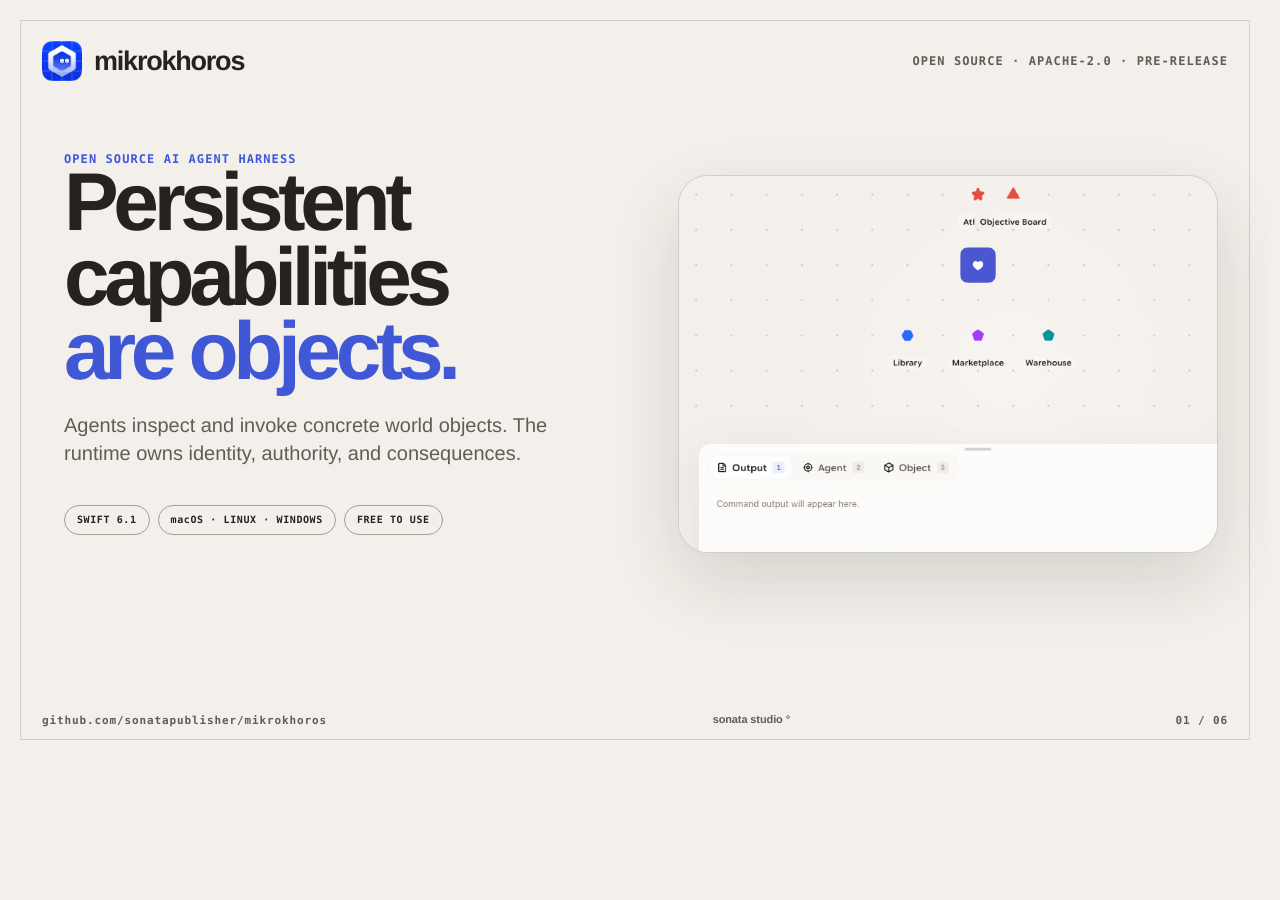
<file: marketing/product-hunt/index.html>
<!doctype html>
<html lang="en">
  <head>
    <meta charset="utf-8" />
    <meta name="viewport" content="width=1270, initial-scale=1" />
    <meta name="color-scheme" content="light" />
    <meta name="robots" content="noindex, nofollow" />
    <link rel="icon" href="data:," />
    <title>mikrokhoros Product Hunt gallery draft</title>
    <link rel="stylesheet" href="./styles.css" />
  </head>
  <body>
    <main class="gallery" aria-label="mikrokhoros Product Hunt gallery drafts">
      <article class="frame frame--hero" data-frame="1" aria-labelledby="frame-1-title">
        <header class="frame-header">
          <div class="product-mark" aria-label="mikrokhoros">
            <img
              class="product-icon product-icon--small"
              src="../../assets/mikrokhoros-logo.png"
              alt="mikrokhoros geometric blue icon"
            />
            <span class="product-wordmark">mikrokhoros</span>
          </div>
          <p class="status-line">OPEN SOURCE · APACHE-2.0 · PRE-RELEASE</p>
        </header>

        <section class="hero-copy">
          <p class="eyebrow">OPEN SOURCE AI AGENT HARNESS</p>
          <h1 id="frame-1-title">Persistent capabilities<br /><span>are objects.</span></h1>
          <p class="lede">
            Agents inspect and invoke concrete world objects. The runtime owns
            identity, authority, and consequences.
          </p>
          <div class="fact-row" aria-label="Product facts">
            <span>SWIFT 6.1</span>
            <span class="canonical-platform-case">macOS · LINUX · WINDOWS</span>
            <span>FREE TO USE</span>
          </div>
        </section>

        <figure class="hero-world">
          <img
            src="./captures/runtime-world.png"
            alt="Captured mikrokhoros Web World view showing the initialized default-khoros world, one agent, and five named facilities"
          />
          <figcaption>CAPTURED PRE-RELEASE BUILD · DEFAULT-KHOROS WORLD</figcaption>
        </figure>

        <footer class="frame-footer">
          <span class="canonical-lowercase">github.com/sonatapublisher/mikrokhoros</span>
          <span class="studio-signature">sonata studio °</span>
          <span>01 / 06</span>
        </footer>
      </article>

      <article class="frame frame--loop" data-frame="2" aria-labelledby="frame-2-title" hidden>
        <header class="frame-header frame-header--inverse">
          <div class="product-mark product-mark--inverse" aria-label="mikrokhoros">
            <img
              class="product-icon product-icon--small"
              src="../../assets/mikrokhoros-logo.png"
              alt="mikrokhoros geometric blue icon"
            />
            <span class="product-wordmark">mikrokhoros</span>
          </div>
          <p class="status-line">THE AGENT LOOP</p>
        </header>

        <section class="loop-intro">
          <p class="eyebrow eyebrow--inverse">THE WORLD IS THE AUTHORITY</p>
          <h1 id="frame-2-title">Agents act.<br />Worlds answer.</h1>
          <p class="lede lede--inverse">
            Each turn begins from authoritative object state and ends in a
            validated, persistent transition.
          </p>
        </section>

        <ol class="loop-diagram" aria-label="mikrokhoros agent loop">
          <li>
            <span class="loop-index">01</span>
            <strong>Observe</strong>
            <small>Partial world context</small>
          </li>
          <li>
            <span class="loop-index">02</span>
            <strong>Plan</strong>
            <small>One concrete next step</small>
          </li>
          <li>
            <span class="loop-index">03</span>
            <strong>Act</strong>
            <small>Bounded object capabilities</small>
          </li>
          <li>
            <span class="loop-index">04</span>
            <strong>Verify</strong>
            <small>Authoritative transition</small>
          </li>
          <li>
            <span class="loop-index">05</span>
            <strong>Continue</strong>
            <small>Replay and adaptation</small>
          </li>
        </ol>

        <p class="loop-line" aria-hidden="true">
          OBSERVATION → PLAN → BOUNDED ACTION → VERIFIED STATE → NEXT OBSERVATION
        </p>

        <footer class="frame-footer frame-footer--inverse">
          <span>EXPLICIT AUTHORITY · RECOVERABLE CONSEQUENCES</span>
          <span class="studio-signature">sonata studio °</span>
          <span>02 / 06</span>
        </footer>
      </article>

      <article class="frame frame--world" data-frame="3" aria-labelledby="frame-3-title" hidden>
        <header class="frame-header frame-header--over-image">
          <div class="product-mark product-mark--compact" aria-label="mikrokhoros">
            <img
              class="product-icon product-icon--small"
              src="../../assets/mikrokhoros-logo.png"
              alt="mikrokhoros geometric blue icon"
            />
            <span class="product-wordmark">mikrokhoros</span>
          </div>
          <p class="status-line">OBJECT-FIRST WORLD STRUCTURE</p>
        </header>

        <figure class="world-figure">
          <img
            src="./assets/persistent-world-visual.png"
            alt="Conceptual visualization of a mikrokhoros persistent object world with one agent, five connected facilities, bounded perception, contained resources, and a replay trajectory"
          />
        </figure>

        <section class="world-copy">
          <p class="eyebrow">CONCRETE OBJECTS · CONCRETE STATE</p>
          <h1 id="frame-3-title">A world the agent<br />can inspect.</h1>
          <p>
            Locality, possession, containment, resources, and access belong to
            concrete objects the runtime can resolve and govern.
          </p>
          <ul class="world-facts" aria-label="Persistent world properties">
            <li><span>01</span> Object identity and placement</li>
            <li><span>02</span> Declared capabilities and authority</li>
            <li><span>03</span> Possession and containment</li>
            <li><span>04</span> Durable outcomes and trajectories</li>
          </ul>
        </section>

        <footer class="frame-footer frame-footer--over-image">
          <span>CONCEPT VISUALIZATION · OBJECT-FIRST WORLD STRUCTURE</span>
          <span class="studio-signature">sonata studio °</span>
          <span>03 / 06</span>
        </footer>
      </article>

      <article class="frame frame--objects" data-frame="4" aria-labelledby="frame-4-title" hidden>
        <header class="frame-header">
          <div class="product-mark product-mark--compact" aria-label="mikrokhoros">
            <img
              class="product-icon product-icon--small"
              src="../../assets/mikrokhoros-logo.png"
              alt="mikrokhoros geometric blue icon"
            />
            <span class="product-wordmark">mikrokhoros</span>
          </div>
          <p class="status-line">THE OBJECT MODEL</p>
        </header>

        <section class="objects-title">
          <p class="eyebrow">EVERY PERSISTENT CAPABILITY HAS AN OWNER</p>
          <h1 id="frame-4-title">Objects are<br />the interface.</h1>
          <p>
            Reusable behavior becomes a concrete world object with its own
            identity, state, placement, declared functions, and history.
          </p>
        </section>

        <ol class="object-flow" aria-label="mikrokhoros object lifecycle">
          <li>
            <span class="object-number">01</span>
            <strong>Object SDK</strong>
            <small>APIs · schemas · contracts</small>
          </li>
          <li>
            <span class="object-number">02</span>
            <strong>Package</strong>
            <small>Versioned reusable behavior</small>
          </li>
          <li>
            <span class="object-number">03</span>
            <strong>Inventory</strong>
            <small>User-owned source</small>
          </li>
          <li>
            <span class="object-number">04</span>
            <strong>World object</strong>
            <small>Independent concrete instance</small>
          </li>
        </ol>

        <div class="object-traits" aria-label="World object properties">
          <span>IDENTITY</span>
          <span>STATE</span>
          <span>LOCATION</span>
          <span>AUTHORITY</span>
          <span>LINEAGE</span>
        </div>

        <footer class="frame-footer">
          <span>OBJECT SDK → PACKAGE → INVENTORY → WORLD OBJECT</span>
          <span class="studio-signature">sonata studio °</span>
          <span>04 / 06</span>
        </footer>
      </article>

      <article class="frame frame--surfaces" data-frame="5" aria-labelledby="frame-5-title" hidden>
        <header class="frame-header">
          <div class="product-mark product-mark--compact" aria-label="mikrokhoros">
            <img
              class="product-icon product-icon--small"
              src="../../assets/mikrokhoros-logo.png"
              alt="mikrokhoros geometric blue icon"
            />
            <span class="product-wordmark">mikrokhoros</span>
          </div>
          <p class="status-line">PRE-RELEASE · ONE NATIVE RUNTIME</p>
        </header>

        <section class="surfaces-copy">
          <p class="eyebrow">TWO HUMAN SURFACES</p>
          <h1 id="frame-5-title">Full CLI.<br />Local Web.</h1>
          <p>
            The <code class="inline-code">khoros</code> executable owns both interfaces over the same runtime,
            command engine, and persistent product state.
          </p>
          <pre class="terminal" aria-label="Commands to initialize and open a local world"><code><span>$</span> make install
<span>$</span> khoros init
<span>$</span> khoros web</code></pre>
          <p class="surface-note canonical-platform-case">macOS + LINUX QUICK START · WINDOWS VIA POWERSHELL</p>
        </section>

        <figure class="interface-figure">
          <img
            src="./captures/runtime-object-menu.png"
            alt="Captured mikrokhoros Web World view with the Athena object action menu open over the initialized default-khoros world"
          />
          <figcaption><span>mikrokhoros</span> Web · captured pre-release build</figcaption>
        </figure>

        <footer class="frame-footer">
          <span>NATIVE LOOPBACK BROWSER INTERFACE</span>
          <span class="studio-signature">sonata studio °</span>
          <span>05 / 06</span>
        </footer>
      </article>

      <article class="frame frame--open" data-frame="6" aria-labelledby="frame-6-title" hidden>
        <header class="frame-header frame-header--inverse">
          <div class="product-mark product-mark--inverse" aria-label="mikrokhoros">
            <img
              class="product-icon product-icon--small"
              src="../../assets/mikrokhoros-logo.png"
              alt="mikrokhoros geometric blue icon"
            />
            <span class="product-wordmark">mikrokhoros</span>
          </div>
          <p class="status-line">SOURCE-PUBLIC · PRE-RELEASE</p>
        </header>

        <section class="open-copy">
          <p class="eyebrow eyebrow--inverse">APACHE-2.0</p>
          <h1 id="frame-6-title">Open source.<br /><span>Free to use.</span></h1>
          <p class="lede lede--inverse">
            Build a local agent harness, create object packages, inspect the
            runtime, and help shape the project in public.
          </p>
          <div class="platform-strip" aria-label="Supported platforms">
            <span>SWIFT 6.1</span>
            <span class="canonical-platform-case">macOS 13+</span>
            <span>LINUX</span>
            <span>WINDOWS</span>
          </div>
        </section>

        <aside class="open-action" aria-label="View source and start a local world">
          <img
            src="../../assets/mikrokhoros-logo.png"
            alt="mikrokhoros geometric blue icon"
          />
          <p>VIEW SOURCE</p>
          <strong>github.com/<br />sonatapublisher/<br />mikrokhoros</strong>
          <pre><code><span># macOS + Linux quick start</span>
make install
khoros init
khoros web</code></pre>
        </aside>

        <footer class="frame-footer frame-footer--inverse">
          <span>PUBLIC SOURCE · APACHE-2.0</span>
          <span class="studio-signature">sonata studio °</span>
          <span>06 / 06</span>
        </footer>
      </article>
    </main>

    <script>
      const requestedFrame = new URLSearchParams(window.location.search).get("frame") || "1";
      const frame = /^[1-6]$/.test(requestedFrame) ? requestedFrame : "1";
      for (const candidate of document.querySelectorAll("[data-frame]")) {
        candidate.hidden = candidate.dataset.frame !== frame;
      }
      document.documentElement.dataset.frame = frame;
      document.title = `mikrokhoros Product Hunt gallery draft ${frame}`;
    </script>
  </body>
</html>
</file>
<file: marketing/product-hunt/styles.css>
:root {
  color-scheme: light;
  --canvas: #f3efea;
  --paper: #fffefb;
  --surface: #f8f5f1;
  --line: #cfc7be;
  --line-strong: #a79e95;
  --ink: #25221f;
  --ink-soft: #625c55;
  --blue: #4057d6;
  --blue-bright: #246bfe;
  --blue-soft: #e4e8ff;
  --blue-on-dark: #9eacff;
  --lime: #d7ff52;
  --sans: -apple-system, BlinkMacSystemFont, "Segoe UI", Helvetica, Arial, sans-serif;
  --mono: ui-monospace, "SFMono-Regular", "Cascadia Mono", "Segoe UI Mono", Consolas, monospace;
}

* {
  box-sizing: border-box;
}

html,
body {
  width: 1270px;
  height: 760px;
  margin: 0;
  overflow: hidden;
  background: var(--canvas);
}

body {
  color: var(--ink);
  font-family: var(--sans);
  -webkit-font-smoothing: antialiased;
  text-rendering: geometricPrecision;
}

[hidden] {
  display: none !important;
}

.gallery,
.frame {
  width: 1270px;
  height: 760px;
}

.frame {
  position: relative;
  overflow: hidden;
  background: var(--canvas);
}

.frame::before {
  position: absolute;
  inset: 20px;
  pointer-events: none;
  content: "";
  border: 1px solid rgba(37, 34, 31, 0.16);
}

.frame-header,
.frame-footer {
  position: absolute;
  z-index: 20;
  right: 42px;
  left: 42px;
  display: flex;
  align-items: center;
  justify-content: space-between;
}

.frame-header {
  top: 34px;
  height: 54px;
}

.frame-footer {
  bottom: 30px;
  height: 20px;
  color: var(--ink-soft);
  font-family: var(--mono);
  font-size: 11px;
  font-weight: 600;
  letter-spacing: 0.08em;
  text-transform: uppercase;
}

.product-mark {
  display: inline-flex;
  align-items: center;
  gap: 12px;
}

.product-icon {
  width: 72px;
  height: 72px;
  object-fit: contain;
}

.product-icon--small {
  width: 40px;
  height: 40px;
}

.product-wordmark {
  font-size: 27px;
  font-weight: 680;
  letter-spacing: -0.045em;
}

.product-mark--compact .product-wordmark {
  font-size: 24px;
}

.status-line,
.eyebrow {
  margin: 0;
  font-family: var(--mono);
  font-size: 12px;
  font-weight: 700;
  letter-spacing: 0.09em;
  text-transform: uppercase;
}

.status-line {
  color: var(--ink-soft);
}

.eyebrow {
  color: var(--blue);
}

.studio-signature {
  font-family: var(--sans);
  font-weight: 650;
  letter-spacing: -0.01em;
  text-transform: lowercase;
}

.canonical-lowercase {
  text-transform: lowercase;
}

h1,
p,
figure,
ol,
ul,
pre {
  margin-top: 0;
}

h1 {
  margin-bottom: 22px;
  font-size: 82px;
  font-weight: 760;
  letter-spacing: -0.065em;
  line-height: 0.91;
}

.lede {
  max-width: 490px;
  margin-bottom: 0;
  color: var(--ink-soft);
  font-size: 20px;
  line-height: 1.42;
}

.inline-code {
  font-family: var(--mono);
  font-size: 0.9em;
}

.frame--hero .hero-copy {
  position: absolute;
  z-index: 5;
  top: 152px;
  left: 64px;
  width: 610px;
}

.frame--hero h1 span {
  color: var(--blue);
}

.frame--hero .hero-world {
  position: absolute;
  top: 175px;
  right: 52px;
  width: 540px;
  height: 378px;
  margin: 0;
  overflow: hidden;
  background: var(--paper);
  border: 1px solid rgba(37, 34, 31, 0.22);
  border-radius: 30px;
  box-shadow: 0 28px 70px rgba(37, 34, 31, 0.14);
}

.frame--hero .hero-world img {
  width: 100%;
  height: 324px;
  object-fit: cover;
  transform: scale(1.72);
  transform-origin: 65% 36%;
}

.frame--hero .hero-world figcaption {
  height: 54px;
  padding: 19px 22px 0;
  color: var(--ink-soft);
  font-family: var(--mono);
  font-size: 10px;
  font-weight: 700;
  letter-spacing: 0.08em;
}

.fact-row {
  display: flex;
  flex-wrap: wrap;
  gap: 8px;
  margin-top: 36px;
}

.fact-row span,
.platform-strip span {
  padding: 9px 12px 8px;
  font-family: var(--mono);
  font-size: 10px;
  font-weight: 800;
  letter-spacing: 0.06em;
  border: 1px solid var(--line-strong);
  border-radius: 999px;
}

.frame--loop,
.frame--open {
  color: #ffffff;
  background: var(--blue);
}

.frame--loop::before,
.frame--open::before {
  border-color: rgba(255, 255, 255, 0.3);
}

.frame-header--inverse .status-line,
.frame-footer--inverse,
.product-mark--inverse,
.eyebrow--inverse,
.lede--inverse {
  color: #ffffff;
}

.frame--loop .product-icon--small,
.frame--open .product-icon--small {
  border: 1px solid rgba(255, 255, 255, 0.56);
  border-radius: 12px;
}

.loop-intro {
  position: absolute;
  top: 140px;
  left: 64px;
  width: 480px;
}

.loop-intro h1 {
  font-size: 76px;
}

.loop-diagram {
  position: absolute;
  top: 152px;
  right: 54px;
  display: grid;
  width: 590px;
  height: 430px;
  padding: 0;
  list-style: none;
  grid-template-columns: 1fr 1fr;
  grid-template-rows: 1fr 1fr 1fr;
  border-top: 1px solid rgba(255, 255, 255, 0.5);
  border-left: 1px solid rgba(255, 255, 255, 0.5);
}

.loop-diagram li {
  position: relative;
  display: grid;
  align-content: end;
  min-width: 0;
  padding: 22px;
  border-right: 1px solid rgba(255, 255, 255, 0.5);
  border-bottom: 1px solid rgba(255, 255, 255, 0.5);
}

.loop-diagram li:nth-child(5) {
  color: var(--ink);
  background: var(--lime);
  grid-column: 1 / -1;
}

.loop-index {
  position: absolute;
  top: 16px;
  right: 18px;
  font-family: var(--mono);
  font-size: 11px;
}

.loop-diagram strong {
  font-size: 29px;
  letter-spacing: -0.04em;
}

.loop-diagram small {
  margin-top: 5px;
  font-family: var(--mono);
  font-size: 10px;
  letter-spacing: 0.04em;
  text-transform: uppercase;
}

.loop-line {
  position: absolute;
  bottom: 77px;
  left: 64px;
  margin: 0;
  font-family: var(--mono);
  font-size: 11px;
  font-weight: 700;
  letter-spacing: 0.06em;
}

.frame--world {
  background: #1d1c1a;
}

.frame--world::before {
  z-index: 30;
  border-color: rgba(255, 255, 255, 0.28);
}

.frame-header--over-image,
.frame-footer--over-image {
  color: #ffffff;
}

.frame-header--over-image .status-line,
.frame-footer--over-image {
  color: rgba(255, 255, 255, 0.85);
}

.frame-header--over-image .product-mark {
  padding: 6px 12px 6px 7px;
  background: rgba(20, 20, 18, 0.76);
  border: 1px solid rgba(255, 255, 255, 0.28);
  border-radius: 16px;
}

.world-figure {
  position: absolute;
  top: 0;
  left: 0;
  width: 800px;
  height: 760px;
  margin: 0;
  overflow: hidden;
  background: var(--canvas);
}

.world-figure img {
  display: block;
  width: 100%;
  height: 100%;
  object-fit: cover;
  object-position: center;
}

.world-copy {
  position: absolute;
  top: 0;
  right: 0;
  bottom: 0;
  width: 470px;
  padding: 138px 54px 76px 48px;
  color: #ffffff;
  background: #25221f;
}

.world-copy h1 {
  margin-top: 18px;
  font-size: 52px;
}

.frame--world .eyebrow {
  color: var(--blue-on-dark);
}

.world-copy > p:not(.eyebrow) {
  color: #d5cec7;
  font-size: 17px;
  line-height: 1.45;
}

.world-facts {
  display: grid;
  gap: 0;
  padding: 0;
  margin: 28px 0 0;
  list-style: none;
  border-top: 1px solid rgba(255, 255, 255, 0.28);
}

.world-facts li {
  display: flex;
  gap: 14px;
  align-items: center;
  min-height: 52px;
  font-size: 14px;
  border-bottom: 1px solid rgba(255, 255, 255, 0.28);
}

.world-facts span {
  color: var(--lime);
  font-family: var(--mono);
  font-size: 10px;
}

.frame--objects {
  background: var(--paper);
}

.objects-title {
  position: absolute;
  top: 142px;
  left: 64px;
  width: 410px;
}

.objects-title h1 {
  margin-top: 16px;
  font-size: 68px;
}

.objects-title > p:not(.eyebrow) {
  color: var(--ink-soft);
  font-size: 17px;
  line-height: 1.5;
}

.object-flow {
  position: absolute;
  top: 144px;
  right: 54px;
  display: grid;
  width: 674px;
  height: 394px;
  padding: 0;
  margin: 0;
  list-style: none;
  grid-template-columns: 1fr 1fr;
  border-top: 1px solid var(--line-strong);
  border-left: 1px solid var(--line-strong);
}

.object-flow li {
  position: relative;
  display: grid;
  align-content: end;
  padding: 24px;
  background: var(--surface);
  border-right: 1px solid var(--line-strong);
  border-bottom: 1px solid var(--line-strong);
}

.object-flow li:last-child {
  color: #ffffff;
  background: var(--blue);
}

.object-flow strong {
  font-size: 29px;
  letter-spacing: -0.04em;
}

.object-flow small {
  margin-top: 7px;
  color: inherit;
  font-family: var(--mono);
  font-size: 10px;
  letter-spacing: 0.04em;
  text-transform: uppercase;
}

.object-number {
  position: absolute;
  top: 18px;
  right: 18px;
  color: var(--blue);
  font-family: var(--mono);
  font-size: 11px;
  font-weight: 800;
}

.object-flow li:last-child .object-number {
  color: var(--lime);
}

.object-traits {
  position: absolute;
  right: 54px;
  bottom: 100px;
  display: flex;
  gap: 8px;
  width: 674px;
}

.object-traits span {
  flex: 1;
  padding: 10px 8px 9px;
  color: var(--ink-soft);
  font-family: var(--mono);
  font-size: 9px;
  font-weight: 800;
  text-align: center;
  border: 1px solid var(--line);
  border-radius: 999px;
}

.frame--surfaces {
  background: var(--canvas);
}

.surfaces-copy {
  position: absolute;
  top: 140px;
  left: 64px;
  width: 420px;
}

.surfaces-copy h1 {
  margin-top: 16px;
  font-size: 69px;
}

.surfaces-copy > p:not(.eyebrow):not(.surface-note) {
  color: var(--ink-soft);
  font-size: 17px;
  line-height: 1.5;
}

.terminal {
  margin: 28px 0 0;
  padding: 20px 22px;
  color: #ffffff;
  font-family: var(--mono);
  font-size: 15px;
  line-height: 1.75;
  background: var(--ink);
  border: 1px solid #000000;
  border-radius: 18px;
}

.terminal span {
  color: var(--lime);
}

.surface-note {
  margin-top: 14px;
  color: var(--ink-soft);
  font-family: var(--mono);
  font-size: 10px;
  font-weight: 800;
  letter-spacing: 0.08em;
}

.interface-figure {
  position: absolute;
  top: 142px;
  right: 46px;
  width: 700px;
  height: 490px;
  margin: 0;
  overflow: hidden;
  background: #ffffff;
  border: 1px solid var(--line-strong);
  border-radius: 28px;
  box-shadow: 0 28px 72px rgba(37, 34, 31, 0.16);
}

.interface-figure img {
  width: 700px;
  height: 446px;
  object-fit: cover;
  object-position: center top;
  transform: scale(1.45);
  transform-origin: 67% 36%;
}

.canonical-platform-case,
.platform-strip .canonical-platform-case {
  text-transform: none;
}

.interface-figure figcaption {
  position: absolute;
  right: 0;
  bottom: 0;
  left: 0;
  height: 44px;
  padding: 15px 16px 0;
  color: var(--ink-soft);
  font-family: var(--mono);
  font-size: 9px;
  font-weight: 800;
  letter-spacing: 0.07em;
  background: #ffffff;
  border-top: 1px solid var(--line);
}

.interface-figure figcaption span {
  text-transform: lowercase;
}

.open-copy {
  position: absolute;
  top: 148px;
  left: 64px;
  width: 620px;
}

.open-copy h1 {
  margin-top: 17px;
  font-size: 86px;
}

.open-copy h1 span {
  color: var(--lime);
}

.platform-strip {
  display: flex;
  gap: 8px;
  margin-top: 34px;
}

.platform-strip span {
  color: #ffffff;
  border-color: rgba(255, 255, 255, 0.55);
}

.open-action {
  position: absolute;
  top: 125px;
  right: 58px;
  width: 380px;
  height: 520px;
  padding: 34px;
  color: var(--ink);
  background: var(--paper);
  border: 1px solid rgba(255, 255, 255, 0.65);
  border-radius: 32px;
  box-shadow: 0 30px 75px rgba(18, 22, 58, 0.35);
}

.open-action img {
  width: 96px;
  height: 96px;
}

.open-action p {
  margin: 28px 0 9px;
  color: var(--blue);
  font-family: var(--mono);
  font-size: 11px;
  font-weight: 800;
  letter-spacing: 0.08em;
}

.open-action strong {
  display: block;
  font-size: 30px;
  letter-spacing: -0.04em;
  line-height: 1.02;
}

.open-action pre {
  position: absolute;
  right: 34px;
  bottom: 34px;
  left: 34px;
  padding: 17px 18px;
  color: #ffffff;
  font-family: var(--mono);
  font-size: 13px;
  line-height: 1.55;
  background: var(--ink);
  border-radius: 16px;
}

.open-action pre span {
  color: var(--lime);
}

@media print {
  @page {
    size: 1270px 760px;
    margin: 0;
  }
}
</file>
